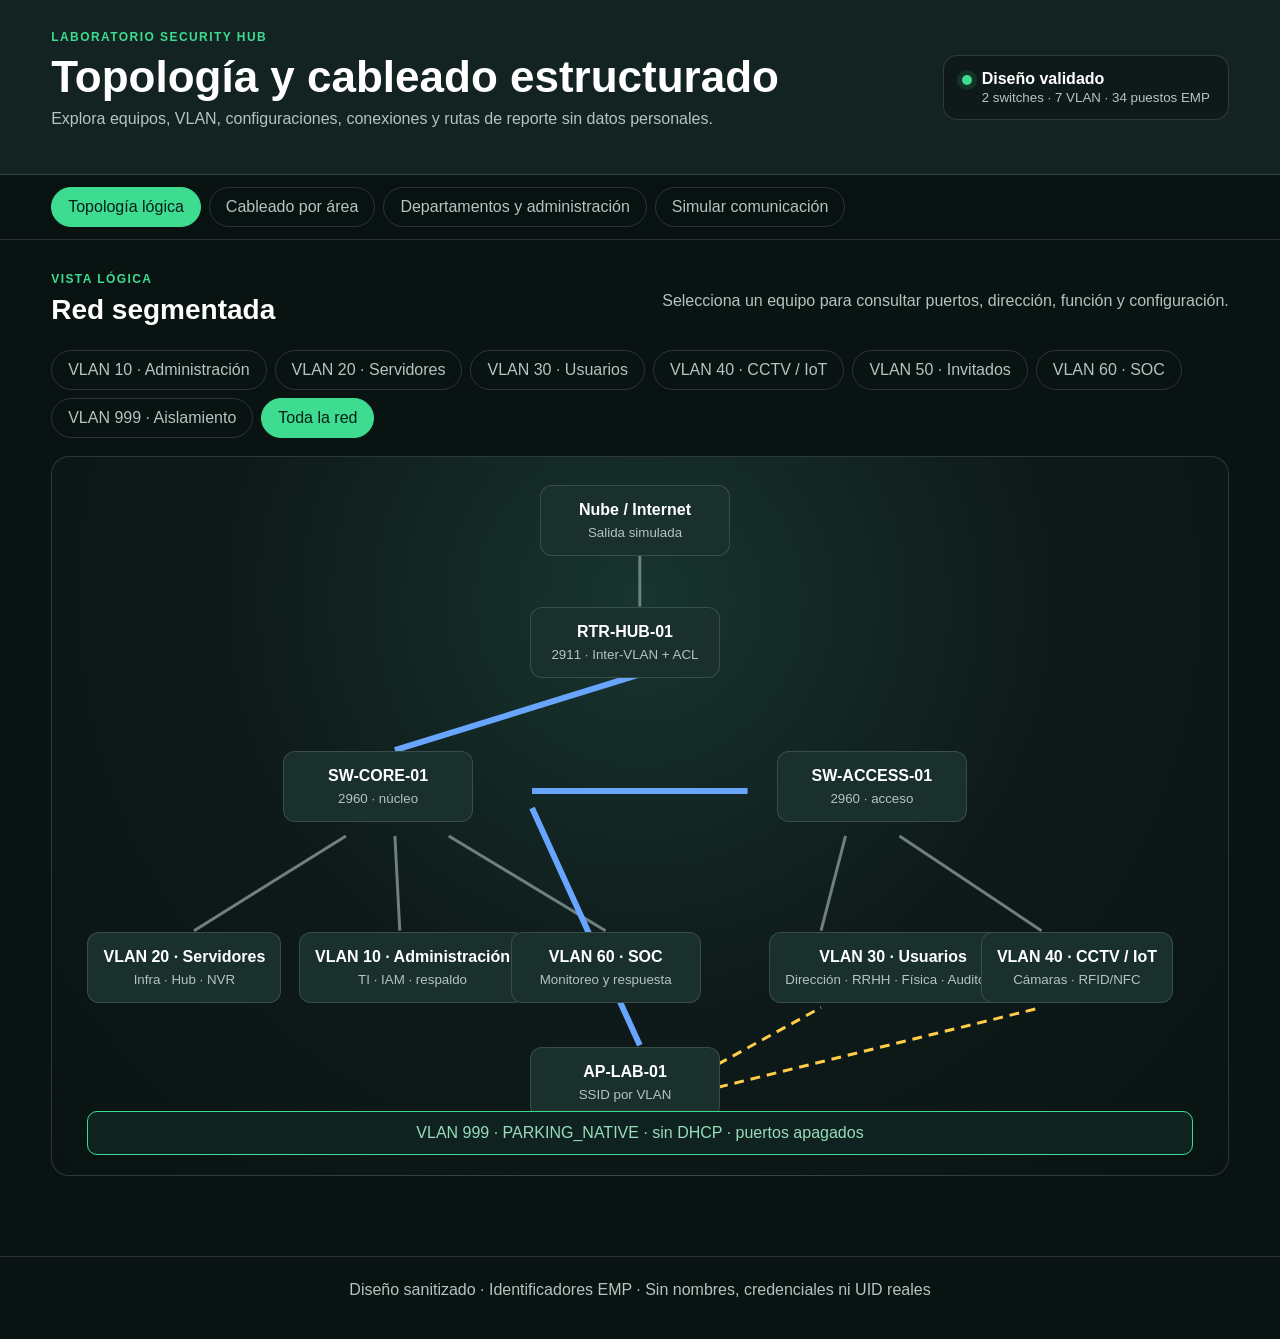
<file: packet-tracer/topologia-interactiva/index.html>
<!doctype html>
<html lang="es">
<head>
  <meta charset="utf-8">
  <meta name="viewport" content="width=device-width,initial-scale=1">
  <meta name="referrer" content="no-referrer">
  <meta name="robots" content="noindex,nofollow,noarchive">
  <meta http-equiv="Content-Security-Policy" content="default-src 'none'; script-src 'self'; style-src 'self'; connect-src 'self'; img-src 'self' data:; font-src 'self'; object-src 'none'; base-uri 'none'; form-action 'self'; frame-ancestors 'none'">
  <title>Topología interactiva · Security Hub</title>
  <link rel="stylesheet" href="app.css">
</head>
<body>
  <header class="topbar">
    <div>
      <p class="eyebrow">Laboratorio Security Hub</p>
      <h1>Topología y cableado estructurado</h1>
      <p class="lede">Explora equipos, VLAN, configuraciones, conexiones y rutas de reporte sin datos personales.</p>
    </div>
    <div class="status-block"><span class="live-dot"></span><strong>Diseño validado</strong><small>2 switches · 7 VLAN · 34 puestos EMP</small></div>
  </header>

  <nav class="view-tabs" aria-label="Vistas de la topología">
    <button class="tab active" data-view="logical" aria-pressed="true">Topología lógica</button>
    <button class="tab" data-view="cabling" aria-pressed="false">Cableado por área</button>
    <button class="tab" data-view="departments" aria-pressed="false">Departamentos y administración</button>
    <button class="tab" data-view="tests" aria-pressed="false">Simular comunicación</button>
  </nav>

  <main>
    <section id="logical" class="view active" aria-labelledby="logical-title">
      <div class="section-heading"><div><p class="eyebrow">Vista lógica</p><h2 id="logical-title">Red segmentada</h2></div><p>Selecciona un equipo para consultar puertos, dirección, función y configuración.</p></div>
      <div class="vlan-filter" aria-label="Filtrar por VLAN"></div>
      <div class="network-stage" aria-label="Diagrama interactivo de red">
        <svg class="links" viewBox="0 0 1200 720" preserveAspectRatio="none" aria-hidden="true">
          <path data-vlans="all" d="M600 88V150"/><path class="trunk" data-vlans="all" d="M600 218L350 294"/>
          <path class="trunk" data-vlans="all" d="M490 335H710"/><path data-vlans="20" d="M300 380L145 475"/>
          <path data-vlans="10" d="M350 380L355 475"/><path data-vlans="60" d="M405 380L565 475"/>
          <path data-vlans="30" d="M810 380L785 475"/><path data-vlans="40" d="M865 380L1010 475"/>
          <path class="trunk" data-vlans="30 40 50 60" d="M490 352L600 590"/>
          <path class="wireless" data-vlans="30" d="M650 625L785 552"/><path class="wireless" data-vlans="40" d="M680 632L1010 552"/>
        </svg>
        <button class="device internet" data-device="internet">Nube / Internet<small>Salida simulada</small></button>
        <button class="device router" data-device="router">RTR-HUB-01<small>2911 · Inter-VLAN + ACL</small></button>
        <button class="device core" data-device="core">SW-CORE-01<small>2960 · núcleo</small></button>
        <button class="device access" data-device="access">SW-ACCESS-01<small>2960 · acceso</small></button>
        <button class="device group servers" data-device="servers" data-vlan="20">VLAN 20 · Servidores<small>Infra · Hub · NVR</small></button>
        <button class="device group admin" data-device="admin" data-vlan="10">VLAN 10 · Administración<small>TI · IAM · respaldo</small></button>
        <button class="device group soc" data-device="soc" data-vlan="60">VLAN 60 · SOC<small>Monitoreo y respuesta</small></button>
        <button class="device group users" data-device="users" data-vlan="30">VLAN 30 · Usuarios<small>Dirección · RRHH · Física · Auditoría</small></button>
        <button class="device group iot" data-device="iot" data-vlan="40">VLAN 40 · CCTV / IoT<small>Cámaras · RFID/NFC</small></button>
        <button class="device ap" data-device="ap">AP-LAB-01<small>SSID por VLAN</small></button>
        <div class="parking">VLAN 999 · PARKING_NATIVE · sin DHCP · puertos apagados</div>
      </div>
    </section>

    <section id="cabling" class="view" aria-labelledby="cabling-title">
      <div class="section-heading"><div><p class="eyebrow">Plano físico</p><h2 id="cabling-title">Cableado estructurado por área</h2></div><p>La ruta estándar es rack → patch panel → switch → roseta → equipo.</p></div>
      <div class="cabling-layout">
        <aside class="rack-card">
          <h3>Rack principal · TI</h3>
          <ol class="rack-units">
            <li><span>U01</span> UPS</li><li><span>U02</span> Router RTR-HUB-01</li><li><span>U03</span> SW-CORE-01</li>
            <li><span>U04</span> Patch panel PP-A</li><li><span>U05</span> Organizador horizontal</li><li><span>U06</span> Host de virtualización</li>
          </ol>
          <h3>Rack secundario</h3>
          <ol class="rack-units"><li><span>U01</span> SW-ACCESS-01</li><li><span>U02</span> Patch panel PP-B</li><li><span>U03</span> Organizador</li></ol>
        </aside>
        <div class="cable-content">
          <div class="area-selector" aria-label="Seleccionar área"></div>
          <article id="cable-detail" class="detail-card" aria-live="polite"></article>
          <div class="cable-route" aria-label="Ruta del cable"><span>Equipo</span><b>Cat6</b><span>Roseta</span><b>Cat6 horizontal</b><span>Patch panel</span><b>Patch cord</b><span>Switch</span></div>
          <div class="table-wrap"><table><thead><tr><th>Etiqueta</th><th>Área</th><th>Patch panel</th><th>Switch / puerto</th><th>VLAN</th><th>Cable</th></tr></thead><tbody id="cable-table"></tbody></table></div>
        </div>
      </div>
    </section>

    <section id="departments" class="view" aria-labelledby="departments-title">
      <div class="section-heading"><div><p class="eyebrow">Organización</p><h2 id="departments-title">Dominios del documento y administraciones</h2></div><p>Las áreas con el mismo texto entre paréntesis comparten departamento, pero conservan responsables, tareas y permisos separados.</p></div>
      <div id="department-grid" class="department-grid"></div>
      <article class="relationship-card">
        <h3>Relación especial SOC + IAM</h3>
        <p>SOC e IAM son administraciones distintas. IAM pertenece organizativamente al conjunto SOC–IAM: IAM administra identidades y SOC vigila los eventos. Cada responsable aprueba únicamente las actividades de su administración.</p>
        <div class="org-flow"><span>Dirección / DPO</span><b>→</b><span>SOC · EMP-019</span><b>→</b><span>IAM · EMP-014</span></div>
      </article>
    </section>

    <section id="tests" class="view" aria-labelledby="tests-title">
      <div class="section-heading"><div><p class="eyebrow">Comprobación</p><h2 id="tests-title">Simulador de flujos</h2></div><p>Comprueba la intención de las ACL antes de cablear. Es una guía; la prueba definitiva se hace en Packet Tracer.</p></div>
      <form id="flow-form" class="flow-form">
        <label>Origen<select name="source"></select></label><label>Destino<select name="destination"></select></label>
        <label>Servicio<select name="service"><option value="https">HTTPS</option><option value="ssh">SSH</option><option value="icmp">Ping / ICMP</option><option value="nvr">NVR 8971</option><option value="dns">DNS</option></select></label>
        <button type="submit">Evaluar flujo</button>
      </form>
      <article id="flow-result" class="flow-result neutral" aria-live="polite"><strong>Selecciona un origen, destino y servicio.</strong><p>Se mostrará la regla prevista y la prueba que debes ejecutar.</p></article>
      <div class="test-list"><h3>Pruebas recomendadas</h3><ul><li>Usuario → Hub por HTTPS: permitido.</li><li>Usuario → cámara: bloqueado.</li><li>SOC → NVR: permitido.</li><li>RFID → Hub por HTTPS: permitido.</li><li>RFID → RRHH: bloqueado.</li><li>Invitado → cualquier red interna: bloqueado.</li></ul></div>
    </section>
  </main>

  <dialog id="device-dialog" aria-labelledby="device-title">
    <div class="dialog-head"><div><p id="device-kind" class="eyebrow"></p><h2 id="device-title"></h2></div><button id="close-dialog" class="icon-button" aria-label="Cerrar">×</button></div>
    <div class="device-tabs" role="tablist"><button class="device-tab active" data-panel="summary">Resumen</button><button class="device-tab" data-panel="ports">Puertos y enlaces</button><button class="device-tab" data-panel="config">Configuración</button></div>
    <div id="device-content"></div>
  </dialog>

  <footer><p>Diseño sanitizado · Identificadores EMP · Sin nombres, credenciales ni UID reales</p></footer>
  <script src="app.js" defer></script>
</body>
</html>
</file>
<file: packet-tracer/topologia-interactiva/app.css>
:root{color-scheme:dark;--bg:#091412;--surface:#0e1a19;--surface2:#132322;--panel:#19302d;--ink:#fff;--muted:#b6c3c0;--accent:#3ddc91;--accent2:#97ddbc;--line:rgba(255,255,255,.14);--blue:#68a5ff;--warn:#ffcd48;--danger:#ff8a80;--radius:18px;font-family:Inter,Arial,sans-serif}*{box-sizing:border-box}body{margin:0;background:var(--bg);color:var(--ink);min-width:320px}.topbar{display:flex;justify-content:space-between;gap:24px;padding:30px clamp(20px,4vw,64px);background:var(--surface2);border-bottom:1px solid var(--line)}h1,h2,h3,p{margin-top:0}h1{font-size:clamp(28px,4vw,44px);margin-bottom:8px}h2{font-size:28px}.eyebrow{margin-bottom:8px;color:var(--accent);font-size:12px;font-weight:700;text-transform:uppercase;letter-spacing:.12em}.lede,.section-heading>p{color:var(--muted);max-width:720px}.status-block{align-self:center;display:grid;grid-template-columns:auto 1fr;gap:2px 10px;padding:14px 18px;border:1px solid var(--line);border-radius:14px;background:var(--surface)}.status-block small{grid-column:2;color:var(--muted)}.live-dot{width:10px;height:10px;margin-top:5px;border-radius:50%;background:var(--accent);box-shadow:0 0 0 5px rgba(61,220,145,.12)}.view-tabs{position:sticky;top:0;z-index:20;display:flex;gap:8px;overflow:auto;padding:12px clamp(20px,4vw,64px);background:rgba(9,20,18,.96);border-bottom:1px solid var(--line)}button,select{font:inherit}.tab,.vlan-button,.area-button,.device-tab{border:1px solid var(--line);border-radius:999px;background:transparent;color:var(--muted);padding:10px 16px;cursor:pointer;white-space:nowrap}.tab:hover,.tab:focus-visible,.vlan-button:hover,.area-button:hover,.device-tab:hover{border-color:var(--accent);color:var(--ink)}.tab.active,.vlan-button.active,.area-button.active,.device-tab.active{background:var(--accent);border-color:var(--accent);color:#062017}main{padding:32px clamp(20px,4vw,64px) 80px}.view{display:none}.view.active{display:block}.section-heading{display:flex;align-items:end;justify-content:space-between;gap:24px;margin-bottom:24px}.section-heading h2{margin-bottom:0}.vlan-filter,.area-selector{display:flex;flex-wrap:wrap;gap:8px;margin-bottom:18px}.network-stage{position:relative;max-width:1200px;height:720px;margin:auto;border:1px solid var(--line);border-radius:var(--radius);background:radial-gradient(circle at 50% 20%,#18352f 0,var(--surface) 50%,#091412 100%);overflow:hidden}.links{position:absolute;inset:0;width:100%;height:100%}.links path{fill:none;stroke:#71807d;stroke-width:3;transition:.2s}.links path.trunk{stroke:var(--blue);stroke-width:6}.links path.wireless{stroke:var(--warn);stroke-dasharray:10 7}.links path.dim{opacity:.1}.device{position:absolute;min-width:190px;padding:15px;border:1px solid var(--line);border-radius:12px;background:var(--panel);color:var(--ink);font-weight:700;cursor:pointer;transition:transform .15s,border-color .15s,opacity .15s}.device small{display:block;margin-top:6px;color:var(--muted);font-weight:400}.device:hover,.device:focus-visible{transform:translateY(-3px);border-color:var(--accent)}.device.dim{opacity:.18}.internet{top:28px;left:calc(50% - 100px)}.router{top:150px;left:calc(50% - 110px)}.core{top:294px;left:calc(29% - 110px)}.access{top:294px;left:calc(71% - 110px)}.servers{top:475px;left:3%}.admin{top:475px;left:21%}.soc{top:475px;left:39%}.users{top:475px;left:61%}.iot{top:475px;left:79%}.ap{top:590px;left:calc(50% - 110px)}.parking{position:absolute;left:3%;right:3%;bottom:20px;padding:12px;text-align:center;border:1px solid var(--accent);border-radius:10px;color:var(--accent2);background:#10221f}.cabling-layout{display:grid;grid-template-columns:300px minmax(0,1fr);gap:24px}.rack-card,.detail-card,.relationship-card,.test-list{padding:22px;border:1px solid var(--line);border-radius:var(--radius);background:var(--surface)}.rack-units{list-style:none;padding:0}.rack-units li{display:flex;gap:12px;padding:10px;border:1px solid var(--line);border-bottom:0;background:var(--surface2)}.rack-units li:last-child{border-bottom:1px solid var(--line)}.rack-units span{color:var(--accent);font-family:monospace}.detail-card{min-height:160px}.detail-grid{display:grid;grid-template-columns:repeat(auto-fit,minmax(160px,1fr));gap:12px}.fact{padding:12px;border-radius:10px;background:var(--surface2)}.fact small{display:block;color:var(--muted);margin-bottom:5px}.cable-route{display:flex;align-items:center;gap:8px;overflow:auto;margin:18px 0;padding:18px;border:1px solid var(--line);border-radius:14px}.cable-route span{padding:10px 14px;border-radius:10px;background:var(--panel);white-space:nowrap}.cable-route b{color:var(--accent);font-size:12px;white-space:nowrap}.table-wrap{overflow:auto;border:1px solid var(--line);border-radius:14px}table{width:100%;border-collapse:collapse;min-width:760px}th,td{padding:13px 15px;text-align:left;border-bottom:1px solid var(--line)}th{font-size:12px;text-transform:uppercase;letter-spacing:.06em;color:var(--muted);background:var(--surface2)}tbody tr:hover{background:rgba(61,220,145,.06)}.department-grid{display:grid;grid-template-columns:repeat(auto-fit,minmax(320px,1fr));gap:18px}.department{padding:22px;border:1px solid var(--line);border-radius:var(--radius);background:var(--surface)}.department h3{margin-bottom:7px}.scope{color:var(--accent2)}.administration{margin-top:14px;padding:14px;border-left:3px solid var(--accent);border-radius:0 10px 10px 0;background:var(--surface2)}.administration p{color:var(--muted);margin-bottom:8px}.admin-meta{display:flex;flex-wrap:wrap;gap:7px}.chip{padding:5px 9px;border:1px solid var(--line);border-radius:999px;font-size:12px}.relationship-card{margin-top:18px}.org-flow{display:flex;align-items:center;gap:10px;overflow:auto}.org-flow span{padding:10px 14px;border-radius:10px;background:var(--panel);white-space:nowrap}.org-flow b{color:var(--accent)}.flow-form{display:grid;grid-template-columns:repeat(3,minmax(150px,1fr)) auto;align-items:end;gap:14px;padding:20px;border:1px solid var(--line);border-radius:var(--radius);background:var(--surface)}label{display:grid;gap:7px;color:var(--muted);font-size:13px}select{width:100%;padding:12px;border:1px solid var(--line);border-radius:10px;background:var(--surface2);color:var(--ink)}.flow-form button{padding:13px 20px;border:0;border-radius:999px;background:var(--accent);color:#062017;font-weight:700;cursor:pointer}.flow-result{margin:18px 0;padding:22px;border:1px solid var(--line);border-left:5px solid var(--muted);border-radius:var(--radius);background:var(--surface)}.flow-result.allowed{border-left-color:var(--accent)}.flow-result.denied{border-left-color:var(--danger)}dialog{width:min(820px,calc(100% - 32px));max-height:88vh;padding:0;border:1px solid var(--line);border-radius:20px;background:var(--surface);color:var(--ink);box-shadow:0 24px 80px #0008}dialog::backdrop{background:#000b}.dialog-head{display:flex;justify-content:space-between;align-items:start;padding:24px;border-bottom:1px solid var(--line)}.dialog-head h2{margin-bottom:0}.icon-button{border:0;background:transparent;color:var(--ink);font-size:30px;cursor:pointer}.device-tabs{display:flex;gap:8px;padding:14px 24px;border-bottom:1px solid var(--line);overflow:auto}#device-content{padding:24px;overflow:auto}.config-block{padding:18px;border:1px solid var(--line);border-radius:12px;background:#050b0a;color:#c9f8e2;white-space:pre;overflow:auto;font:13px/1.6 monospace}.port-list{display:grid;gap:9px}.port-row{display:grid;grid-template-columns:100px 90px 1fr;gap:12px;padding:12px;border-radius:10px;background:var(--surface2)}footer{padding:24px;text-align:center;color:var(--muted);border-top:1px solid var(--line)}:focus-visible{outline:3px solid var(--warn);outline-offset:2px}@media(max-width:900px){.topbar,.section-heading{align-items:start;flex-direction:column}.status-block{align-self:stretch}.network-stage{height:auto;display:grid;grid-template-columns:1fr 1fr;gap:12px;padding:20px}.links{display:none}.device{position:static;min-width:0}.internet,.router,.core,.access,.servers,.admin,.soc,.users,.iot,.ap{position:static}.parking{position:static;grid-column:1/-1}.cabling-layout{grid-template-columns:1fr}.flow-form{grid-template-columns:1fr 1fr}.flow-form button{grid-column:1/-1}.port-row{grid-template-columns:1fr}}@media(max-width:560px){main{padding-inline:14px}.network-stage,.flow-form{grid-template-columns:1fr}.parking{grid-column:auto}.department-grid{grid-template-columns:1fr}}
@media(prefers-reduced-motion:reduce){*{scroll-behavior:auto!important;transition:none!important}}
</file>
